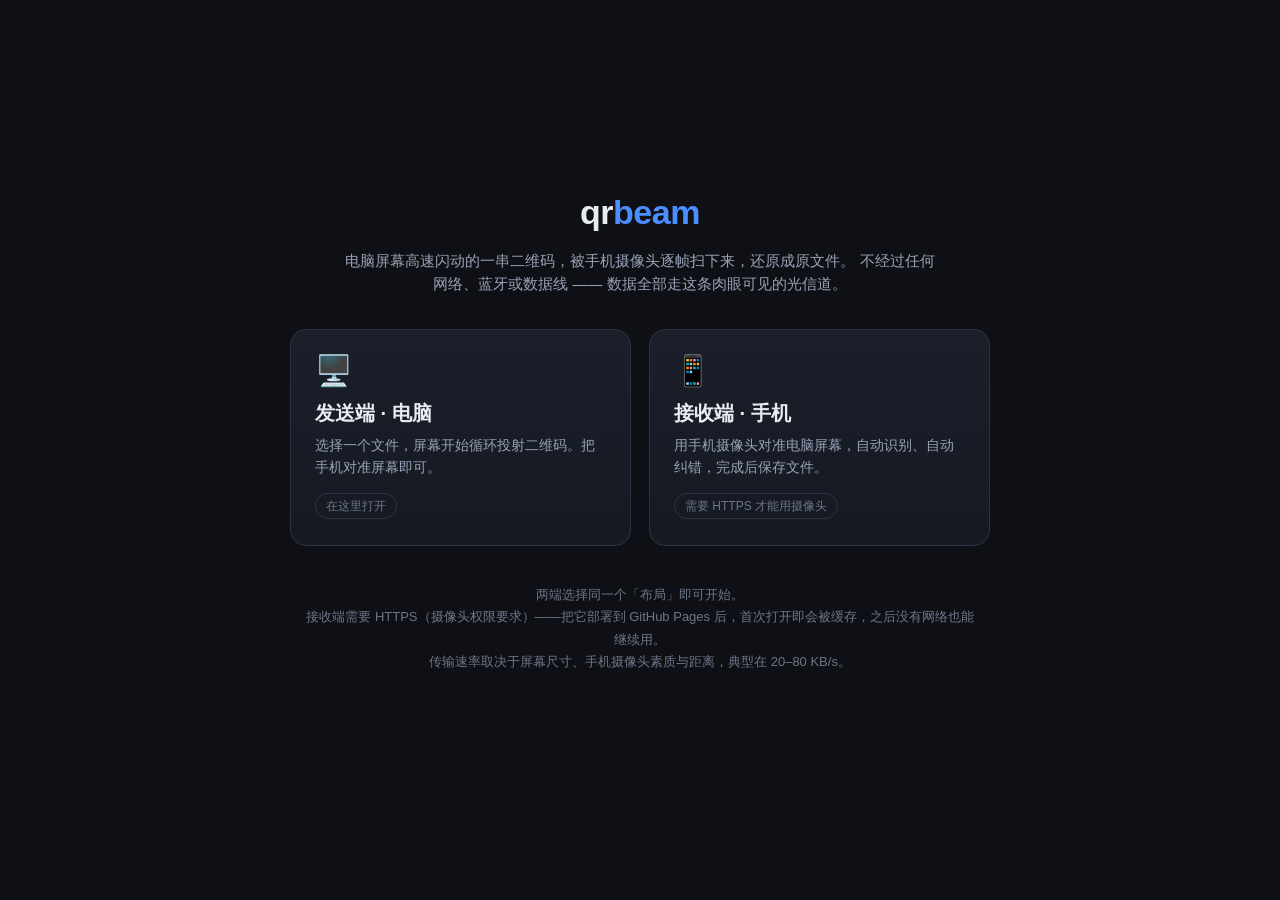
<file: index.html>
<!DOCTYPE html>
<html lang="zh-CN">
  <head>
    <meta charset="utf-8" />
    <meta name="viewport" content="width=device-width, initial-scale=1, viewport-fit=cover" />
    <meta name="color-scheme" content="dark" />
    <meta name="theme-color" content="#0e1015" />
    <title>qrbeam · 用屏幕和摄像头传文件</title>
    <meta
      name="description"
      content="不用网络、不用蓝牙、不用数据线：电脑屏幕快速闪动的二维码，手机摄像头扫下来就是文件。"
    />
    <link rel="stylesheet" href="app/style.css" />
  </head>
  <body>
    <div class="home">
      <div class="brand">
        <h1>qr<span>beam</span></h1>
        <p>
          电脑屏幕高速闪动的一串二维码，被手机摄像头逐帧扫下来，还原成原文件。
          不经过任何网络、蓝牙或数据线 —— 数据全部走这条肉眼可见的光信道。
        </p>
      </div>

      <div class="roles">
        <a class="role" href="send.html">
          <div class="icon">🖥️</div>
          <h2>发送端 · 电脑</h2>
          <p>选择一个文件，屏幕开始循环投射二维码。把手机对准屏幕即可。</p>
          <span class="tag">在这里打开</span>
        </a>
        <a class="role" href="receive.html">
          <div class="icon">📱</div>
          <h2>接收端 · 手机</h2>
          <p>用手机摄像头对准电脑屏幕，自动识别、自动纠错，完成后保存文件。</p>
          <span class="tag">需要 HTTPS 才能用摄像头</span>
        </a>
      </div>

      <p class="foot">
        两端选择同一个「布局」即可开始。<br />
        接收端需要 HTTPS（摄像头权限要求）——把它部署到 GitHub Pages 后，首次打开即会被缓存，之后没有网络也能继续用。<br />
        传输速率取决于屏幕尺寸、手机摄像头素质与距离，典型在 20–80 KB/s。
      </p>
    </div>

    <script>
      if ('serviceWorker' in navigator && location.protocol.indexOf('http') === 0) {
        window.addEventListener('load', function () {
          navigator.serviceWorker.register('sw.js').catch(function () {});
        });
      }
    </script>
  </body>
</html>
</file>
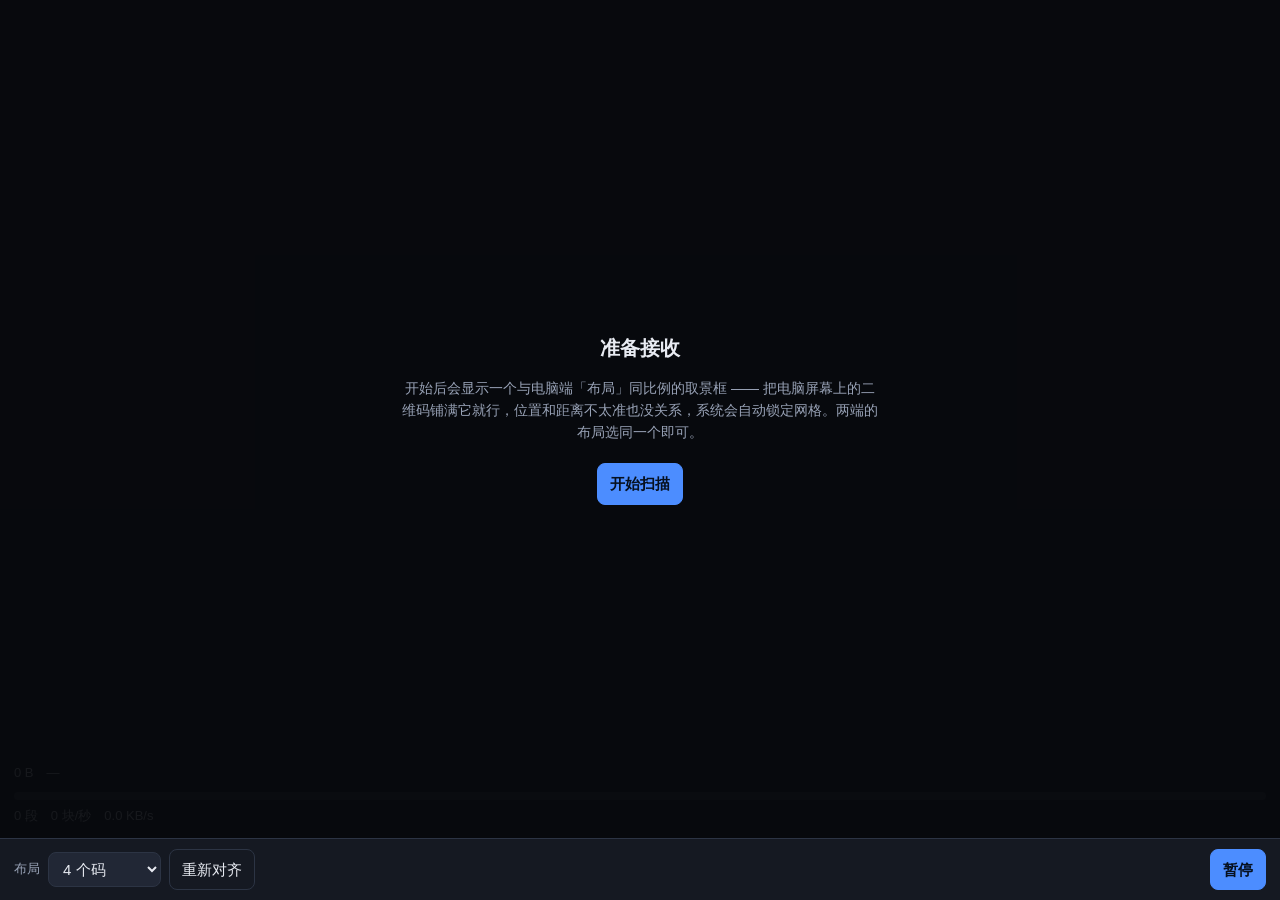
<file: receive.html>
<!DOCTYPE html>
<html lang="zh-CN">
  <head>
    <meta charset="utf-8" />
    <meta
      name="viewport"
      content="width=device-width, initial-scale=1, maximum-scale=1, viewport-fit=cover"
    />
    <meta name="color-scheme" content="dark" />
    <meta name="theme-color" content="#0e1015" />
    <title>qrbeam · 接收端</title>
    <link rel="stylesheet" href="app/style.css" />
  </head>
  <body class="page-recv">
    <div class="recv">
      <div class="viewport" id="viewport">
        <video id="cam" playsinline muted autoplay></video>
        <canvas id="overlay"></canvas>
        <div class="rotate-hint" id="rotateHint">建议横屏，让二维码铺满画面</div>

        <div class="recv-hud">
          <div class="recv-line"><span id="statusLine">等待开始</span></div>
          <div class="bar"><i id="bar"></i></div>
          <div class="recv-line"><span id="subLine"></span></div>
        </div>

        <div class="sheet" id="sheet">
          <h2 id="sheetTitle"></h2>
          <p id="sheetText"></p>
          <div class="actions" id="sheetActions"></div>
        </div>
      </div>

      <div class="recv-controls">
        <div class="group">
          <label for="grid">布局</label>
          <select id="grid"></select>
          <button id="realignBtn" class="ghost">重新对齐</button>
        </div>
        <button id="startBtn" class="primary">暂停</button>
      </div>
    </div>

    <script src="app/lib/rand.js"></script>
    <script src="app/lib/base45.js"></script>
    <script src="app/lib/crc16.js"></script>
    <script src="app/lib/qrcap.js"></script>
    <script src="app/lib/fountain.js"></script>
    <script src="app/lib/wire.js"></script>
    <script src="app/lib/stream.js"></script>
    <script src="app/lib/jsQR.js"></script>
    <script src="app/lib/scan.js"></script>
    <script src="app/receiver.js"></script>
    <script>
      if ('serviceWorker' in navigator && location.protocol.indexOf('http') === 0) {
        window.addEventListener('load', function () {
          navigator.serviceWorker.register('sw.js').catch(function () {});
        });
      }
    </script>
  </body>
</html>
</file>
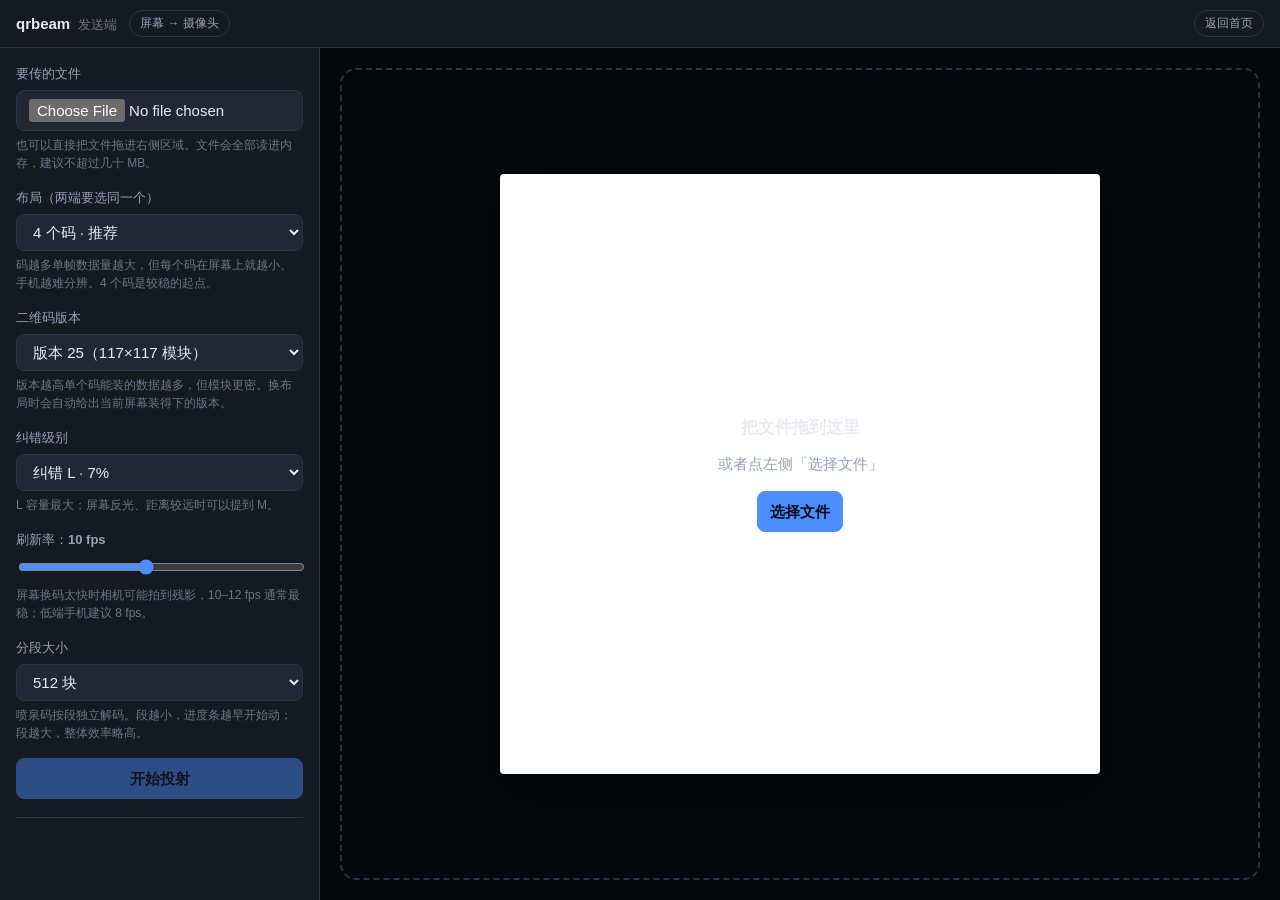
<file: send.html>
<!DOCTYPE html>
<html lang="zh-CN">
  <head>
    <meta charset="utf-8" />
    <meta name="viewport" content="width=device-width, initial-scale=1" />
    <meta name="color-scheme" content="dark" />
    <meta name="theme-color" content="#0e1015" />
    <title>qrbeam · 发送端</title>
    <link rel="stylesheet" href="app/style.css" />
  </head>
  <body class="page-send">
    <div class="topbar">
      <span class="title">qrbeam<em>发送端</em></span>
      <span class="pill">屏幕 → 摄像头</span>
      <div class="spacer"></div>
      <a class="pill" href="index.html">返回首页</a>
    </div>

    <div class="banner" id="banner"></div>

    <div class="send-layout">
      <aside class="side">
        <div class="field">
          <label>要传的文件</label>
          <input type="file" id="file" />
          <div class="hint">
            也可以直接把文件拖进右侧区域。文件会全部读进内存，建议不超过几十 MB。
          </div>
        </div>

        <div class="field">
          <label for="grid">布局（两端要选同一个）</label>
          <select id="grid"></select>
          <div class="hint">
            码越多单帧数据量越大，但每个码在屏幕上就越小、手机越难分辨。4 个码是较稳的起点。
          </div>
        </div>

        <div class="field">
          <label for="version">二维码版本</label>
          <select id="version"></select>
          <div class="hint">
            版本越高单个码能装的数据越多，但模块更密。换布局时会自动给出当前屏幕装得下的版本。
          </div>
        </div>

        <div class="field">
          <label for="level">纠错级别</label>
          <select id="level"></select>
          <div class="hint">L 容量最大；屏幕反光、距离较远时可以提到 M。</div>
        </div>

        <div class="field">
          <label for="fps">刷新率：<b id="fpsOut">10 fps</b></label>
          <input type="range" id="fps" min="2" max="20" step="1" value="10" />
          <div class="hint">
            屏幕换码太快时相机可能拍到残影，10–12 fps 通常最稳；低端手机建议 8 fps。
          </div>
        </div>

        <div class="field">
          <label for="segk">分段大小</label>
          <select id="segk"></select>
          <div class="hint">
            喷泉码按段独立解码。段越小，进度条越早开始动；段越大，整体效率略高。
          </div>
        </div>

        <button id="start" class="primary" style="width: 100%" disabled>开始投射</button>

        <div class="stats" id="stats"></div>
      </aside>

      <main class="stage" id="stage">
        <canvas id="screen" width="600" height="600"></canvas>
        <div class="dropzone" id="dropzone">
          <strong>把文件拖到这里</strong>
          <div>或者点左侧「选择文件」</div>
          <button id="pick" class="primary" style="pointer-events: auto; margin-top: 6px">选择文件</button>
        </div>
      </main>
    </div>

    <script src="app/lib/rand.js"></script>
    <script src="app/lib/base45.js"></script>
    <script src="app/lib/crc16.js"></script>
    <script src="app/lib/qrcap.js"></script>
    <script src="app/lib/fountain.js"></script>
    <script src="app/lib/wire.js"></script>
    <script src="app/lib/stream.js"></script>
    <script src="app/lib/qrcode.js"></script>
    <script src="app/lib/render.js"></script>
    <script src="app/sender.js"></script>
    <script>
      if ('serviceWorker' in navigator && location.protocol.indexOf('http') === 0) {
        window.addEventListener('load', function () {
          navigator.serviceWorker.register('sw.js').catch(function () {});
        });
      }
    </script>
  </body>
</html>
</file>
<file: app/style.css>
/*!
 * qrbeam — 界面样式
 */

:root {
  --bg: #0e1015;
  --bg-soft: #151922;
  --panel: #1a1f2a;
  --panel-2: #212735;
  --line: #2c3444;
  --fg: #e8ebf2;
  --dim: #98a2b6;
  --dim-2: #6d7688;
  --accent: #4c8dff;
  --accent-2: #7aa9ff;
  --ok: #3ddc84;
  --warn: #ffb020;
  --err: #ff5c5c;
  --radius: 12px;
}

* {
  box-sizing: border-box;
}

html,
body {
  margin: 0;
  padding: 0;
  height: 100%;
}

body {
  background: var(--bg);
  color: var(--fg);
  font: 15px/1.55 -apple-system, BlinkMacSystemFont, 'Segoe UI', 'PingFang SC',
    'Hiragino Sans GB', 'Microsoft YaHei', Roboto, sans-serif;
  -webkit-text-size-adjust: 100%;
}

a {
  color: var(--accent-2);
  text-decoration: none;
}
a:hover {
  text-decoration: underline;
}

h1,
h2,
h3 {
  margin: 0;
  font-weight: 600;
}

code,
kbd {
  font-family: ui-monospace, SFMono-Regular, Menlo, Consolas, monospace;
  font-size: 0.92em;
}

button,
select,
input[type='file'],
input[type='number'] {
  font: inherit;
  color: var(--fg);
  background: var(--panel-2);
  border: 1px solid var(--line);
  border-radius: 8px;
  padding: 8px 12px;
}

button {
  cursor: pointer;
  transition: background 0.12s, border-color 0.12s;
}
button:hover:not(:disabled) {
  border-color: var(--accent);
}
button:disabled {
  opacity: 0.45;
  cursor: not-allowed;
}
button.primary {
  background: var(--accent);
  border-color: var(--accent);
  color: #06101f;
  font-weight: 600;
}
button.primary:hover:not(:disabled) {
  background: var(--accent-2);
}
button.ghost {
  background: transparent;
}

select {
  cursor: pointer;
}

input[type='range'] {
  width: 100%;
  accent-color: var(--accent);
}

/* ------------------------------------------------------------------ */
/* 首页                                                                */
/* ------------------------------------------------------------------ */

.home {
  min-height: 100%;
  display: flex;
  flex-direction: column;
  align-items: center;
  justify-content: center;
  padding: 28px 20px 56px;
}

.brand {
  text-align: center;
  margin-bottom: 34px;
}
.brand h1 {
  font-size: 34px;
  letter-spacing: -0.5px;
}
.brand h1 span {
  color: var(--accent);
}
.brand p {
  margin: 10px 0 0;
  color: var(--dim);
  max-width: 40em;
}

.roles {
  display: grid;
  grid-template-columns: repeat(auto-fit, minmax(268px, 1fr));
  gap: 18px;
  width: 100%;
  max-width: 700px;
}

.role {
  display: block;
  padding: 26px 24px;
  background: linear-gradient(180deg, var(--panel), var(--bg-soft));
  border: 1px solid var(--line);
  border-radius: 16px;
  color: inherit;
  transition: transform 0.14s, border-color 0.14s;
}
.role:hover {
  text-decoration: none;
  transform: translateY(-2px);
  border-color: var(--accent);
}
.role .icon {
  font-size: 30px;
  line-height: 1;
}
.role h2 {
  margin: 12px 0 6px;
  font-size: 20px;
}
.role p {
  margin: 0;
  color: var(--dim);
  font-size: 14px;
}
.role .tag {
  display: inline-block;
  margin-top: 14px;
  font-size: 12px;
  color: var(--dim-2);
  border: 1px solid var(--line);
  border-radius: 999px;
  padding: 3px 10px;
}

.foot {
  margin-top: 38px;
  color: var(--dim-2);
  font-size: 13px;
  text-align: center;
  max-width: 52em;
  line-height: 1.7;
}

/* ------------------------------------------------------------------ */
/* 通用页头                                                            */
/* ------------------------------------------------------------------ */

.topbar {
  display: flex;
  align-items: center;
  gap: 12px;
  padding: 10px 16px;
  border-bottom: 1px solid var(--line);
  background: var(--bg-soft);
  flex-wrap: wrap;
}
.topbar .title {
  font-weight: 600;
}
.topbar .title em {
  font-style: normal;
  color: var(--dim-2);
  font-weight: 400;
  margin-left: 8px;
  font-size: 13px;
}
.topbar .spacer {
  flex: 1;
}

.pill {
  font-size: 12px;
  color: var(--dim);
  border: 1px solid var(--line);
  border-radius: 999px;
  padding: 3px 10px;
  white-space: nowrap;
}
.pill.ok {
  color: var(--ok);
  border-color: #1f5c3c;
}
.pill.warn {
  color: var(--warn);
  border-color: #5c4a1f;
}
.pill.err {
  color: var(--err);
  border-color: #5c2626;
}

/* ------------------------------------------------------------------ */
/* 发送端                                                              */
/* ------------------------------------------------------------------ */

.send-layout {
  display: grid;
  grid-template-columns: 320px 1fr;
  flex: 1;
  min-height: 0;
}

body.page-send,
body.page-recv {
  display: flex;
  flex-direction: column;
  height: 100%;
  /* 移动端地址栏收展时 100% 会算错，dvh 才是真正的可视高度 */
  height: 100dvh;
  overflow: hidden;
}

.side {
  border-right: 1px solid var(--line);
  background: var(--bg-soft);
  overflow-y: auto;
  padding: 16px;
}

.field {
  margin-bottom: 16px;
}
.field > label {
  display: block;
  font-size: 13px;
  color: var(--dim);
  margin-bottom: 6px;
}
.field .row {
  display: flex;
  gap: 8px;
  align-items: center;
}
.field select,
.field input[type='file'] {
  width: 100%;
}
.field .hint {
  font-size: 12px;
  color: var(--dim-2);
  margin-top: 5px;
  line-height: 1.5;
}

.stats {
  border-top: 1px solid var(--line);
  margin-top: 18px;
  padding-top: 14px;
  font-size: 13px;
}
.stats .line {
  display: flex;
  justify-content: space-between;
  gap: 12px;
  padding: 3px 0;
}
.stats .line span:first-child {
  color: var(--dim);
}
.stats .line b {
  font-weight: 600;
  font-variant-numeric: tabular-nums;
}

.stage {
  position: relative;
  display: flex;
  align-items: center;
  justify-content: center;
  padding: 20px;
  overflow: auto;
  background: #05070a;
  min-height: 320px;
}

#screen {
  display: block;
  background: #fff;
  border-radius: 4px;
  box-shadow: 0 0 0 1px #000, 0 18px 50px rgba(0, 0, 0, 0.55);
  image-rendering: pixelated;
}

.dropzone {
  position: absolute;
  inset: 20px;
  border: 2px dashed var(--line);
  border-radius: 16px;
  display: flex;
  flex-direction: column;
  align-items: center;
  justify-content: center;
  gap: 10px;
  color: var(--dim);
  text-align: center;
  padding: 24px;
  pointer-events: none;
}
.dropzone.dragging {
  border-color: var(--accent);
  color: var(--fg);
}
.dropzone strong {
  color: var(--fg);
  font-size: 17px;
}

.banner {
  padding: 8px 16px;
  font-size: 13px;
  border-bottom: 1px solid var(--line);
  background: #1b2130;
  color: var(--dim);
  display: none;
}
.banner.show {
  display: block;
}
.banner.warn {
  background: #2a2312;
  color: var(--warn);
}
.banner.err {
  background: #2a1414;
  color: var(--err);
}

/* ------------------------------------------------------------------ */
/* 接收端                                                              */
/* ------------------------------------------------------------------ */

.recv {
  flex: 1;
  min-height: 0;
  display: flex;
  flex-direction: column;
  overflow: hidden;
}

.viewport {
  position: relative;
  flex: 1;
  min-height: 0;
  background: #000;
  overflow: hidden;
}

/* 取景画面铺满整个取景区，多余部分由 object-fit 留黑边。
   用绝对定位 + 显式四边而不是 flex 居中，尺寸行为更可预测。 */
#cam {
  position: absolute;
  top: 0;
  left: 0;
  width: 100%;
  height: 100%;
  object-fit: contain;
  display: block;
}

#overlay {
  position: absolute;
  top: 0;
  left: 0;
  width: 100%;
  height: 100%;
  pointer-events: none;
}

.recv-hud {
  position: absolute;
  left: 0;
  right: 0;
  bottom: 0;
  padding: 12px 14px calc(12px + env(safe-area-inset-bottom));
  background: linear-gradient(0deg, rgba(0, 0, 0, 0.82), rgba(0, 0, 0, 0));
  color: #fff;
}

.bar {
  height: 8px;
  border-radius: 999px;
  background: rgba(255, 255, 255, 0.2);
  overflow: hidden;
  margin: 8px 0 6px;
}
.bar > i {
  display: block;
  height: 100%;
  width: 0%;
  background: var(--ok);
  transition: width 0.25s;
}

.recv-line {
  display: flex;
  justify-content: space-between;
  gap: 12px;
  font-size: 13px;
  font-variant-numeric: tabular-nums;
}

.recv-controls {
  display: flex;
  align-items: center;
  justify-content: space-between;
  gap: 8px;
  flex-wrap: wrap;
  padding: 10px 14px calc(10px + env(safe-area-inset-bottom));
  background: var(--bg-soft);
  border-top: 1px solid var(--line);
}
/* 左侧一组（布局 + 重新对齐），右侧单独一个开始/暂停，
   窄屏换行时也不会因为弹性占位把按钮挤成两行。 */
.recv-controls .group {
  display: flex;
  align-items: center;
  gap: 8px;
  min-width: 0;
}
.recv-controls label {
  font-size: 13px;
  color: var(--dim);
}
.recv-controls select {
  padding: 7px 10px;
  min-width: 0;
}

.sheet {
  position: absolute;
  top: 0;
  left: 0;
  width: 100%;
  height: 100%;
  background: rgba(8, 10, 14, 0.94);
  display: none;
  flex-direction: column;
  align-items: center;
  justify-content: center;
  padding: 24px;
  padding-bottom: calc(24px + env(safe-area-inset-bottom));
  text-align: center;
  gap: 14px;
  z-index: 5;
  /* 矮屏 / 横屏时文字可能放不下，允许滚动 */
  overflow-y: auto;
  overscroll-behavior: contain;
  -webkit-overflow-scrolling: touch;
}
.sheet.show {
  display: flex;
}
.sheet h2 {
  font-size: 20px;
}
.sheet p {
  color: var(--dim);
  margin: 0;
  max-width: 34em;
  font-size: 14px;
}
.sheet .actions {
  display: flex;
  gap: 10px;
  flex-wrap: wrap;
  justify-content: center;
  margin-top: 6px;
}

.spinner {
  width: 34px;
  height: 34px;
  border-radius: 50%;
  border: 3px solid var(--line);
  border-top-color: var(--accent);
  animation: spin 0.9s linear infinite;
}
@keyframes spin {
  to {
    transform: rotate(360deg);
  }
}

.dl-done {
  font-size: 15px;
}

/* 手机竖屏提示 */
.rotate-hint {
  display: none;
  position: absolute;
  top: 10px;
  left: 50%;
  transform: translateX(-50%);
  background: rgba(0, 0, 0, 0.72);
  border: 1px solid var(--line);
  border-radius: 999px;
  padding: 5px 14px;
  font-size: 12px;
  color: var(--warn);
  z-index: 4;
}
.rotate-hint.show {
  display: block;
}

/* 横屏手机（以及任何很矮的取景窗口）：把控件压到最紧凑，
   否则取景区会被上下两条 UI 挤得没剩下多少。 */
@media (max-height: 480px) {
  .recv-controls {
    padding: 6px 10px calc(6px + env(safe-area-inset-bottom));
    gap: 6px;
  }
  .recv-controls label {
    display: none;
  }
  .recv-controls select,
  .recv-controls button {
    padding: 5px 10px;
    font-size: 13px;
  }
  .recv-hud {
    padding: 8px 12px calc(8px + env(safe-area-inset-bottom));
  }
  .recv-hud .recv-line {
    font-size: 12px;
  }
  .bar {
    height: 6px;
    margin: 6px 0 4px;
  }
  .rotate-hint {
    top: 6px;
    padding: 3px 12px;
  }
  .sheet {
    padding: 14px;
    gap: 10px;
  }
  .sheet h2 {
    font-size: 17px;
  }
  .sheet p {
    font-size: 13px;
  }
}

@media (max-width: 880px) {
  .send-layout {
    grid-template-columns: 1fr;
    grid-template-rows: auto 1fr;
    height: auto;
    min-height: 100%;
  }
  .side {
    border-right: 0;
    border-bottom: 1px solid var(--line);
    max-height: 46vh;
  }
  .stage {
    min-height: 52vh;
  }
}
</file>
